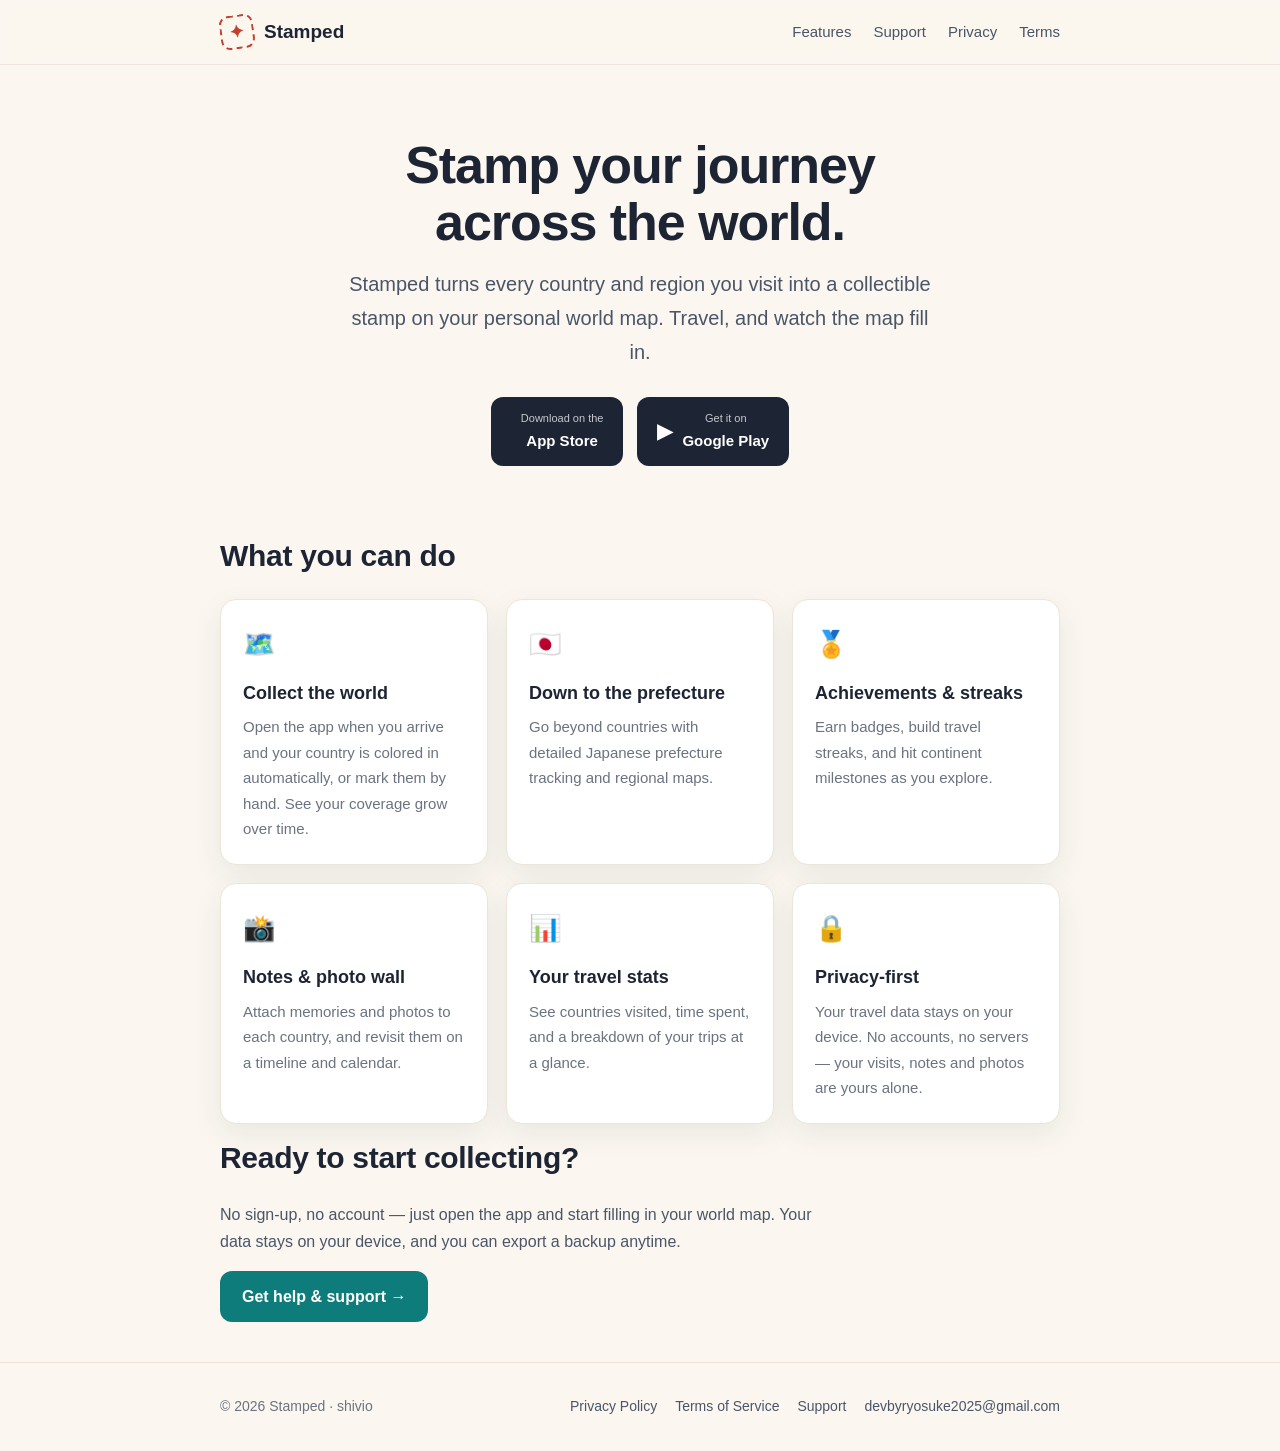
<file: index.html>
<!DOCTYPE html>
<html lang="en">
<head>
  <meta charset="UTF-8" />
  <meta name="viewport" content="width=device-width, initial-scale=1.0" />
  <title>Stamped — Stamp your journey across the world</title>
  <meta name="description" content="Stamped is a travel tracker that turns the countries and regions you visit into a collectible world map. Track countries, Japanese prefectures, streaks and achievements — privacy-first." />
  <link rel="stylesheet" href="styles.css" />
</head>
<body>
  <header class="site-header">
    <div class="wrap">
      <a class="brand" href="index.html"><span class="mark">✦</span> Stamped</a>
      <nav class="nav">
        <a href="index.html#features">Features</a>
        <a href="support.html">Support</a>
        <a href="privacy.html">Privacy</a>
        <a href="terms.html">Terms</a>
      </nav>
    </div>
  </header>

  <main>
    <section class="hero">
      <div class="wrap">
        <h1>Stamp your journey<br />across the world.</h1>
        <p class="lead">
          Stamped turns every country and region you visit into a collectible
          stamp on your personal world map. Travel, and watch the map fill in.
        </p>
        <div class="badges">
          <a class="badge" href="#" aria-label="Download on the App Store">
            <span style="font-size:22px"></span>
            <span><small>Download on the</small>App Store</span>
          </a>
          <a class="badge" href="#" aria-label="Get it on Google Play">
            <span style="font-size:20px">▶</span>
            <span><small>Get it on</small>Google Play</span>
          </a>
        </div>
      </div>
    </section>

    <section id="features" class="wrap">
      <h2>What you can do</h2>
      <div class="features">
        <div class="feature">
          <div class="ico">🗺️</div>
          <h3>Collect the world</h3>
          <p>Open the app when you arrive and your country is colored in automatically, or mark them by hand. See your coverage grow over time.</p>
        </div>
        <div class="feature">
          <div class="ico">🇯🇵</div>
          <h3>Down to the prefecture</h3>
          <p>Go beyond countries with detailed Japanese prefecture tracking and regional maps.</p>
        </div>
        <div class="feature">
          <div class="ico">🏅</div>
          <h3>Achievements &amp; streaks</h3>
          <p>Earn badges, build travel streaks, and hit continent milestones as you explore.</p>
        </div>
        <div class="feature">
          <div class="ico">📸</div>
          <h3>Notes &amp; photo wall</h3>
          <p>Attach memories and photos to each country, and revisit them on a timeline and calendar.</p>
        </div>
        <div class="feature">
          <div class="ico">📊</div>
          <h3>Your travel stats</h3>
          <p>See countries visited, time spent, and a breakdown of your trips at a glance.</p>
        </div>
        <div class="feature">
          <div class="ico">🔒</div>
          <h3>Privacy-first</h3>
          <p>Your travel data stays on your device. No accounts, no servers — your visits, notes and photos are yours alone.</p>
        </div>
      </div>
    </section>

    <section class="wrap">
      <h2>Ready to start collecting?</h2>
      <p style="color:var(--ink-soft);max-width:600px;">
        No sign-up, no account — just open the app and start filling in your world map.
        Your data stays on your device, and you can export a backup anytime.
      </p>
      <p><a class="btn" href="support.html">Get help &amp; support →</a></p>
    </section>
  </main>

  <footer class="site-footer">
    <div class="wrap">
      <div>© 2026 Stamped · shivio</div>
      <div class="links">
        <a href="privacy.html">Privacy Policy</a>
        <a href="terms.html">Terms of Service</a>
        <a href="support.html">Support</a>
        <a href="mailto:devbyryosuke2025@gmail.com">devbyryosuke2025@gmail.com</a>
      </div>
    </div>
  </footer>
</body>
</html>
</file>
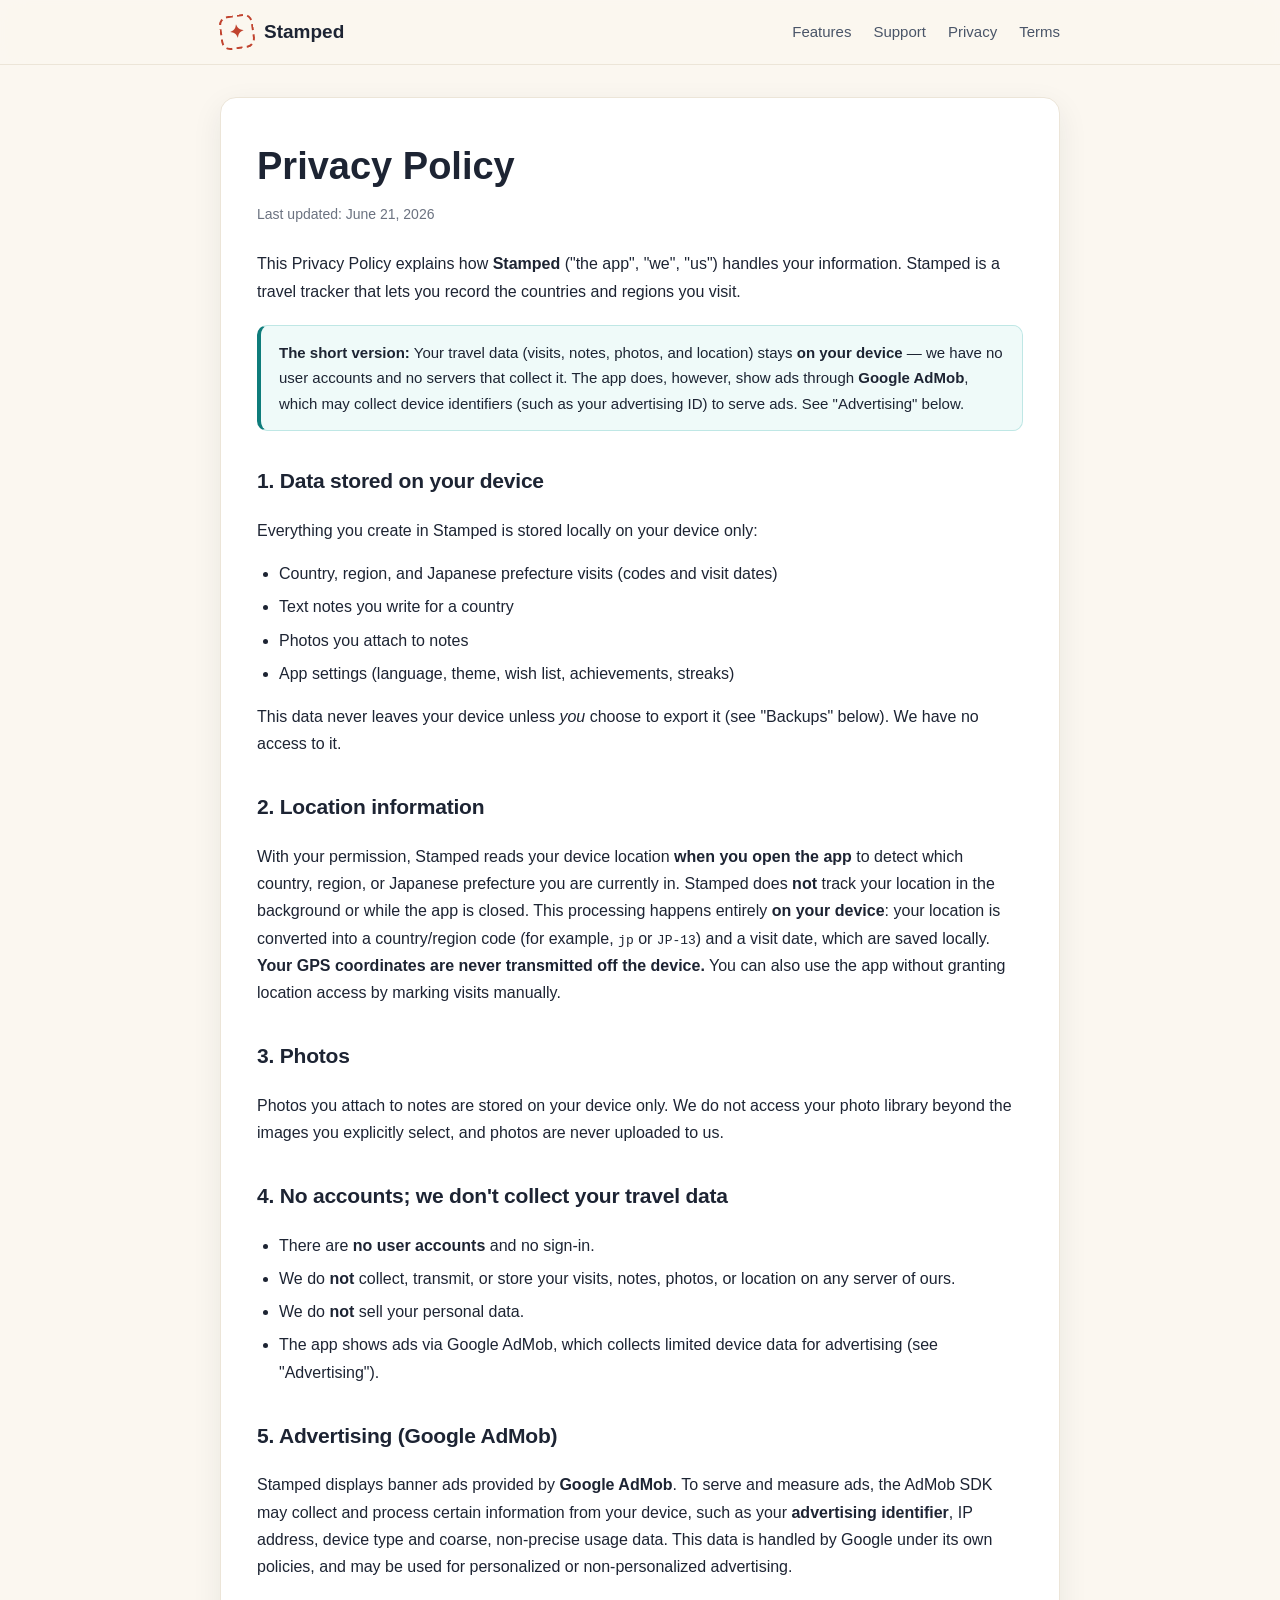
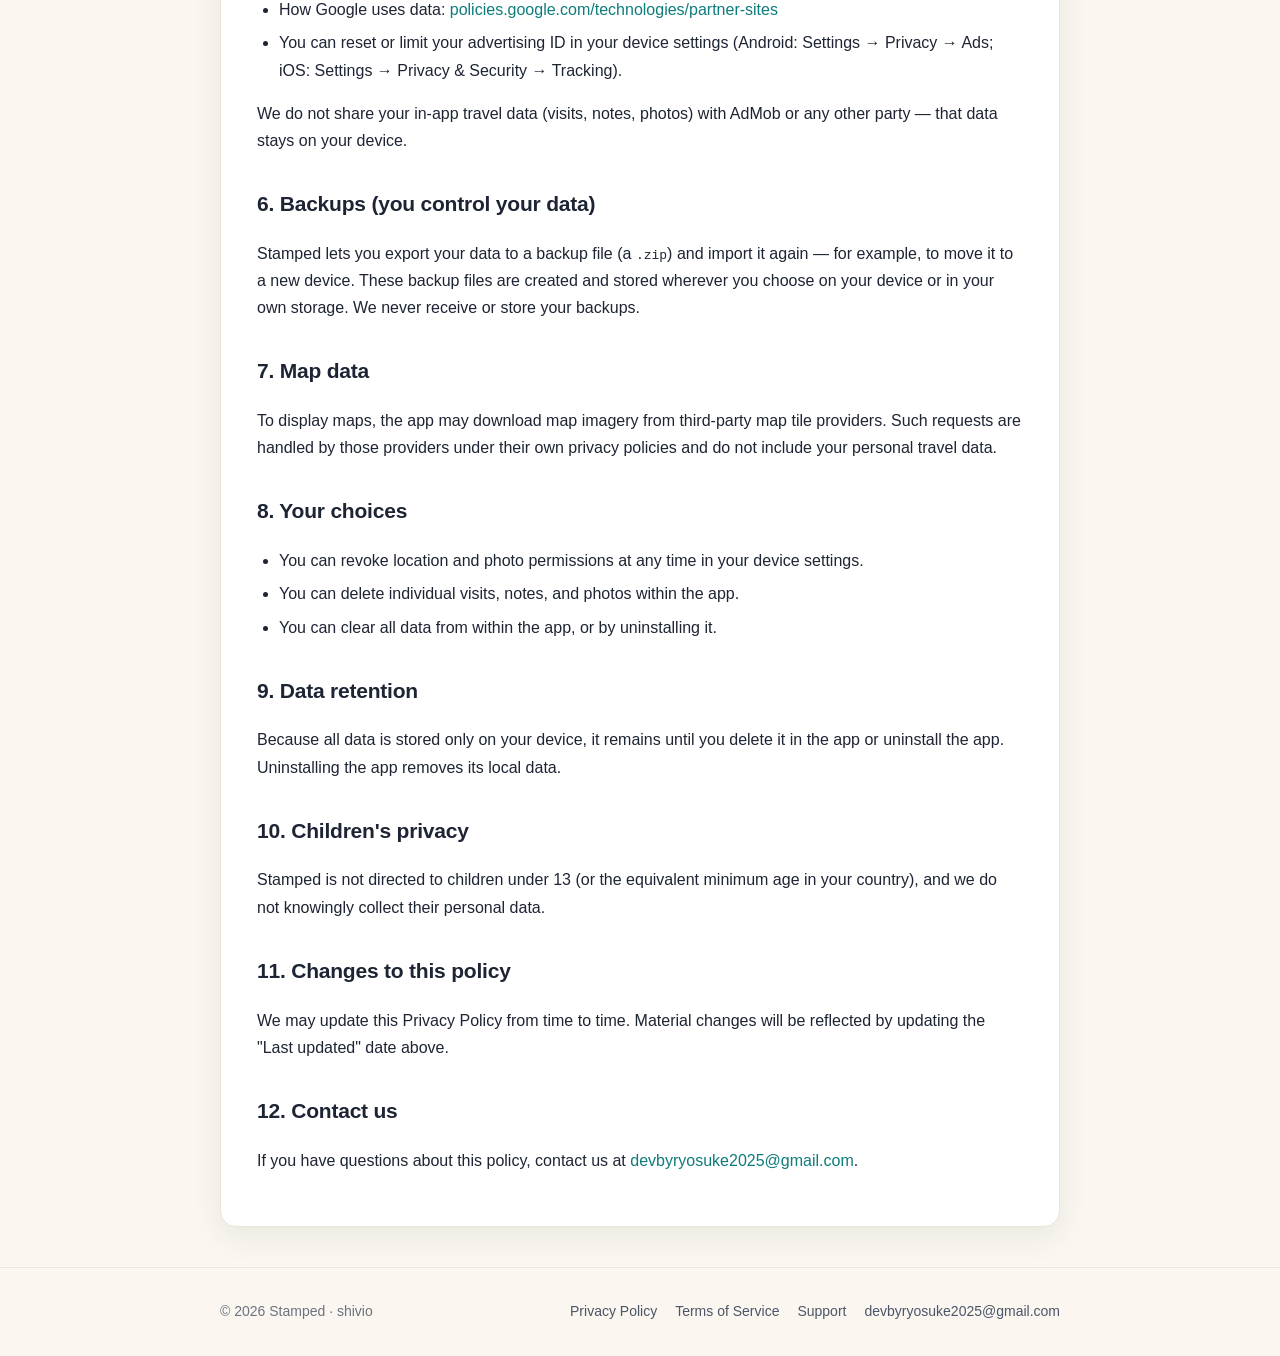
<file: privacy.html>
<!DOCTYPE html>
<html lang="en">
<head>
  <meta charset="UTF-8" />
  <meta name="viewport" content="width=device-width, initial-scale=1.0" />
  <title>Privacy Policy — Stamped</title>
  <meta name="description" content="Stamped keeps your travel data on your device. No accounts or servers; shows ads via Google AdMob." />
  <link rel="stylesheet" href="styles.css" />
</head>
<body>
  <header class="site-header">
    <div class="wrap">
      <a class="brand" href="index.html"><span class="mark">✦</span> Stamped</a>
      <nav class="nav">
        <a href="index.html#features">Features</a>
        <a href="support.html">Support</a>
        <a href="privacy.html">Privacy</a>
        <a href="terms.html">Terms</a>
      </nav>
    </div>
  </header>

  <main class="wrap">
    <article class="doc">
      <h1>Privacy Policy</h1>
      <div class="updated">Last updated: June 21, 2026</div>

      <p>
        This Privacy Policy explains how <strong>Stamped</strong> ("the app", "we",
        "us") handles your information. Stamped is a travel tracker that lets you
        record the countries and regions you visit.
      </p>

      <div class="callout">
        <strong>The short version:</strong> Your travel data (visits, notes, photos,
        and location) stays <strong>on your device</strong> — we have no user accounts
        and no servers that collect it. The app does, however, show ads through
        <strong>Google AdMob</strong>, which may collect device identifiers (such as
        your advertising ID) to serve ads. See "Advertising" below.
      </div>

      <h2>1. Data stored on your device</h2>
      <p>
        Everything you create in Stamped is stored locally on your device only:
      </p>
      <ul>
        <li>Country, region, and Japanese prefecture visits (codes and visit dates)</li>
        <li>Text notes you write for a country</li>
        <li>Photos you attach to notes</li>
        <li>App settings (language, theme, wish list, achievements, streaks)</li>
      </ul>
      <p>
        This data never leaves your device unless <em>you</em> choose to export it
        (see "Backups" below). We have no access to it.
      </p>

      <h2>2. Location information</h2>
      <p>
        With your permission, Stamped reads your device location
        <strong>when you open the app</strong> to detect which country, region, or
        Japanese prefecture you are currently in. Stamped does <strong>not</strong>
        track your location in the background or while the app is closed. This
        processing happens entirely <strong>on your device</strong>: your location is
        converted into a country/region code (for example, <code>jp</code> or
        <code>JP-13</code>) and a visit date, which are saved locally.
        <strong>Your GPS coordinates are never transmitted off the device.</strong>
        You can also use the app without granting location access by marking visits
        manually.
      </p>

      <h2>3. Photos</h2>
      <p>
        Photos you attach to notes are stored on your device only. We do not access
        your photo library beyond the images you explicitly select, and photos are
        never uploaded to us.
      </p>

      <h2>4. No accounts; we don't collect your travel data</h2>
      <ul>
        <li>There are <strong>no user accounts</strong> and no sign-in.</li>
        <li>We do <strong>not</strong> collect, transmit, or store your visits, notes, photos, or location on any server of ours.</li>
        <li>We do <strong>not</strong> sell your personal data.</li>
        <li>The app shows ads via Google AdMob, which collects limited device data for advertising (see "Advertising").</li>
      </ul>

      <h2>5. Advertising (Google AdMob)</h2>
      <p>
        Stamped displays banner ads provided by <strong>Google AdMob</strong>. To serve
        and measure ads, the AdMob SDK may collect and process certain information from
        your device, such as your <strong>advertising identifier</strong>, IP address,
        device type and coarse, non-precise usage data. This data is handled by Google
        under its own policies, and may be used for personalized or non-personalized
        advertising.
      </p>
      <ul>
        <li>How Google uses data:
          <a href="https://policies.google.com/technologies/partner-sites" target="_blank" rel="noopener">policies.google.com/technologies/partner-sites</a></li>
        <li>You can reset or limit your advertising ID in your device settings
          (Android: Settings → Privacy → Ads; iOS: Settings → Privacy &amp; Security → Tracking).</li>
      </ul>
      <p>
        We do not share your in-app travel data (visits, notes, photos) with AdMob or
        any other party — that data stays on your device.
      </p>

      <h2>6. Backups (you control your data)</h2>
      <p>
        Stamped lets you export your data to a backup file (a <code>.zip</code>) and
        import it again — for example, to move it to a new device. These backup files
        are created and stored wherever you choose on your device or in your own
        storage. We never receive or store your backups.
      </p>

      <h2>7. Map data</h2>
      <p>
        To display maps, the app may download map imagery from third-party map tile
        providers. Such requests are handled by those providers under their own
        privacy policies and do not include your personal travel data.
      </p>

      <h2>8. Your choices</h2>
      <ul>
        <li>You can revoke location and photo permissions at any time in your device settings.</li>
        <li>You can delete individual visits, notes, and photos within the app.</li>
        <li>You can clear all data from within the app, or by uninstalling it.</li>
      </ul>

      <h2>9. Data retention</h2>
      <p>
        Because all data is stored only on your device, it remains until you delete it
        in the app or uninstall the app. Uninstalling the app removes its local data.
      </p>

      <h2>10. Children's privacy</h2>
      <p>
        Stamped is not directed to children under 13 (or the equivalent minimum age
        in your country), and we do not knowingly collect their personal data.
      </p>

      <h2>11. Changes to this policy</h2>
      <p>
        We may update this Privacy Policy from time to time. Material changes will be
        reflected by updating the "Last updated" date above.
      </p>

      <h2>12. Contact us</h2>
      <p>
        If you have questions about this policy, contact us at
        <a href="mailto:devbyryosuke2025@gmail.com">devbyryosuke2025@gmail.com</a>.
      </p>
    </article>
  </main>

  <footer class="site-footer">
    <div class="wrap">
      <div>© 2026 Stamped · shivio</div>
      <div class="links">
        <a href="privacy.html">Privacy Policy</a>
        <a href="terms.html">Terms of Service</a>
        <a href="support.html">Support</a>
        <a href="mailto:devbyryosuke2025@gmail.com">devbyryosuke2025@gmail.com</a>
      </div>
    </div>
  </footer>
</body>
</html>
</file>
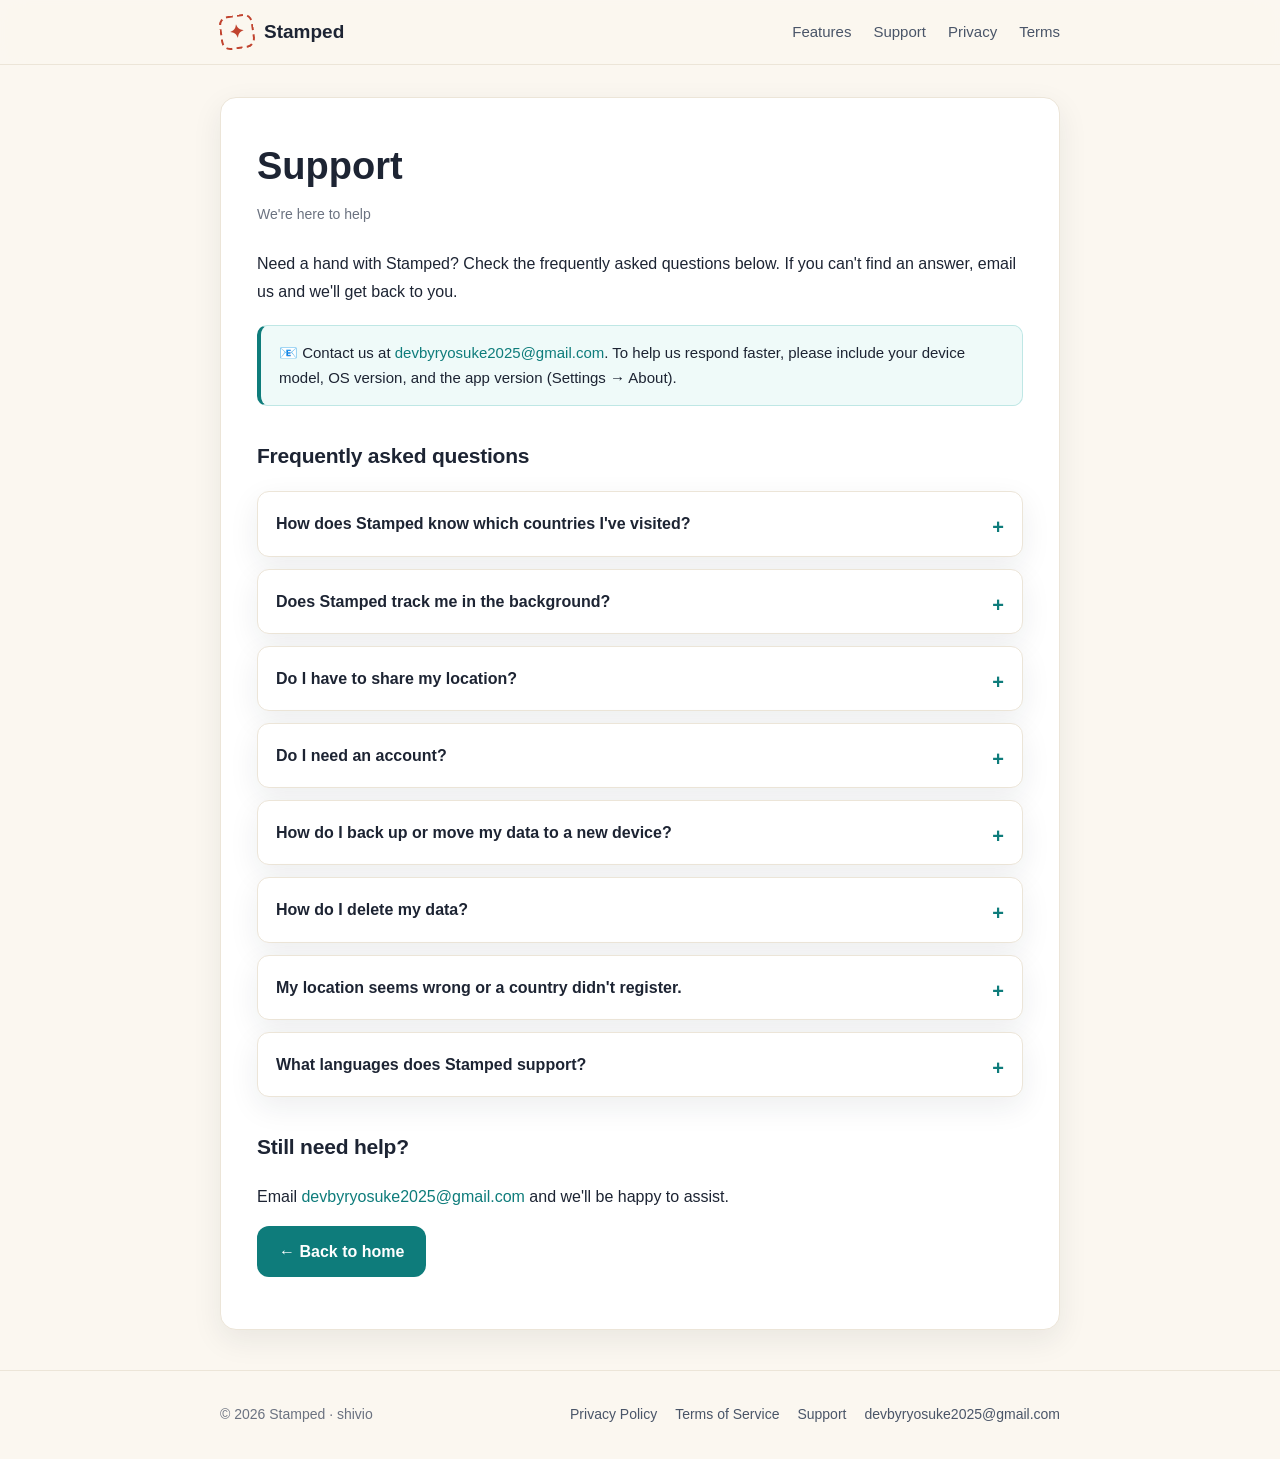
<file: support.html>
<!DOCTYPE html>
<html lang="en">
<head>
  <meta charset="UTF-8" />
  <meta name="viewport" content="width=device-width, initial-scale=1.0" />
  <title>Support — Stamped</title>
  <meta name="description" content="Get help with Stamped — FAQ and contact." />
  <link rel="stylesheet" href="styles.css" />
</head>
<body>
  <header class="site-header">
    <div class="wrap">
      <a class="brand" href="index.html"><span class="mark">✦</span> Stamped</a>
      <nav class="nav">
        <a href="index.html#features">Features</a>
        <a href="support.html">Support</a>
        <a href="privacy.html">Privacy</a>
        <a href="terms.html">Terms</a>
      </nav>
    </div>
  </header>

  <main class="wrap">
    <article class="doc">
      <h1>Support</h1>
      <div class="updated">We're here to help</div>

      <p>
        Need a hand with Stamped? Check the frequently asked questions below. If you
        can't find an answer, email us and we'll get back to you.
      </p>

      <div class="callout">
        📧 Contact us at
        <a href="mailto:devbyryosuke2025@gmail.com?subject=Stamped%20Support">devbyryosuke2025@gmail.com</a>.
        To help us respond faster, please include your device model, OS version, and
        the app version (Settings → About).
      </div>

      <h2>Frequently asked questions</h2>
      <div class="faq">
        <details>
          <summary>How does Stamped know which countries I've visited?</summary>
          <p>
            When you open the app, Stamped reads your current device location and
            matches it to a country or region on your device. The matching happens
            locally — only the resulting country/region is recorded. You can also add
            or remove visits manually at any time.
          </p>
        </details>

        <details>
          <summary>Does Stamped track me in the background?</summary>
          <p>
            No. Stamped only checks your location while you have the app open. It does
            not track your location in the background or while the app is closed, so
            remember to open the app when you arrive somewhere new.
          </p>
        </details>

        <details>
          <summary>Do I have to share my location?</summary>
          <p>
            No. Location access is optional. Without it, automatic detection is turned
            off, but you can still mark every country and region by hand.
          </p>
        </details>

        <details>
          <summary>Do I need an account?</summary>
          <p>
            No. Stamped has no accounts and no sign-in. It works fully offline, and all
            your data is stored on your device only.
          </p>
        </details>

        <details>
          <summary>How do I back up or move my data to a new device?</summary>
          <p>
            Open Settings and use the backup export to save a ZIP file of your data,
            which you can keep anywhere you like. On a new device, use the import option
            to restore from that file. Your backups stay with you — they are never
            uploaded to us.
          </p>
        </details>

        <details>
          <summary>How do I delete my data?</summary>
          <p>
            You can delete individual visits, notes, and photos in the app, clear all
            data from Settings, or simply uninstall the app. Since everything is stored
            on your device, that removes it completely — there is nothing stored on our
            side to delete.
          </p>
        </details>

        <details>
          <summary>My location seems wrong or a country didn't register.</summary>
          <p>
            Location estimates can occasionally be off near borders or with weak GPS.
            You can correct any entry manually. Make sure location permission is
            granted and that you open the app while you're at the new location.
          </p>
        </details>

        <details>
          <summary>What languages does Stamped support?</summary>
          <p>
            Stamped is available in many languages and follows your device language
            automatically.
          </p>
        </details>
      </div>

      <h2>Still need help?</h2>
      <p>
        Email <a href="mailto:devbyryosuke2025@gmail.com?subject=Stamped%20Support">devbyryosuke2025@gmail.com</a>
        and we'll be happy to assist.
      </p>
      <p><a class="btn" href="index.html">← Back to home</a></p>
    </article>
  </main>

  <footer class="site-footer">
    <div class="wrap">
      <div>© 2026 Stamped · shivio</div>
      <div class="links">
        <a href="privacy.html">Privacy Policy</a>
        <a href="terms.html">Terms of Service</a>
        <a href="support.html">Support</a>
        <a href="mailto:devbyryosuke2025@gmail.com">devbyryosuke2025@gmail.com</a>
      </div>
    </div>
  </footer>
</body>
</html>
</file>
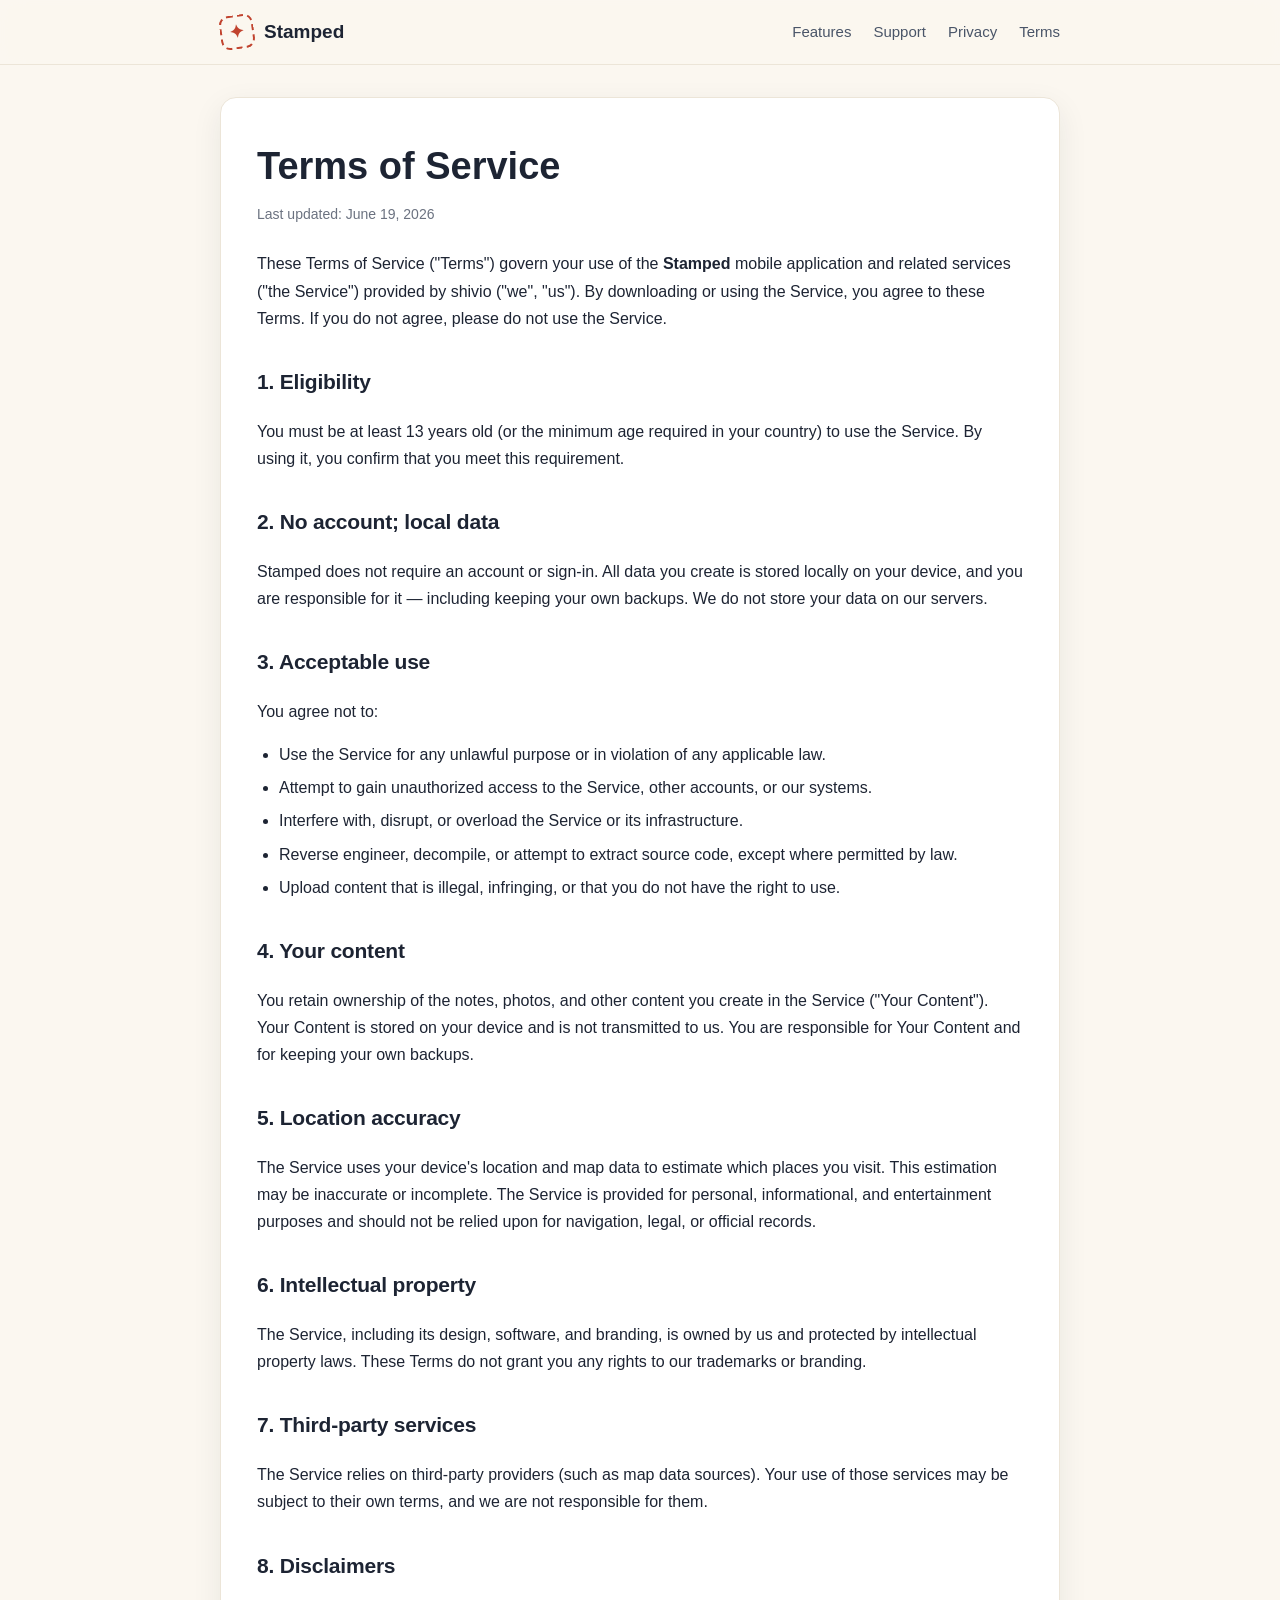
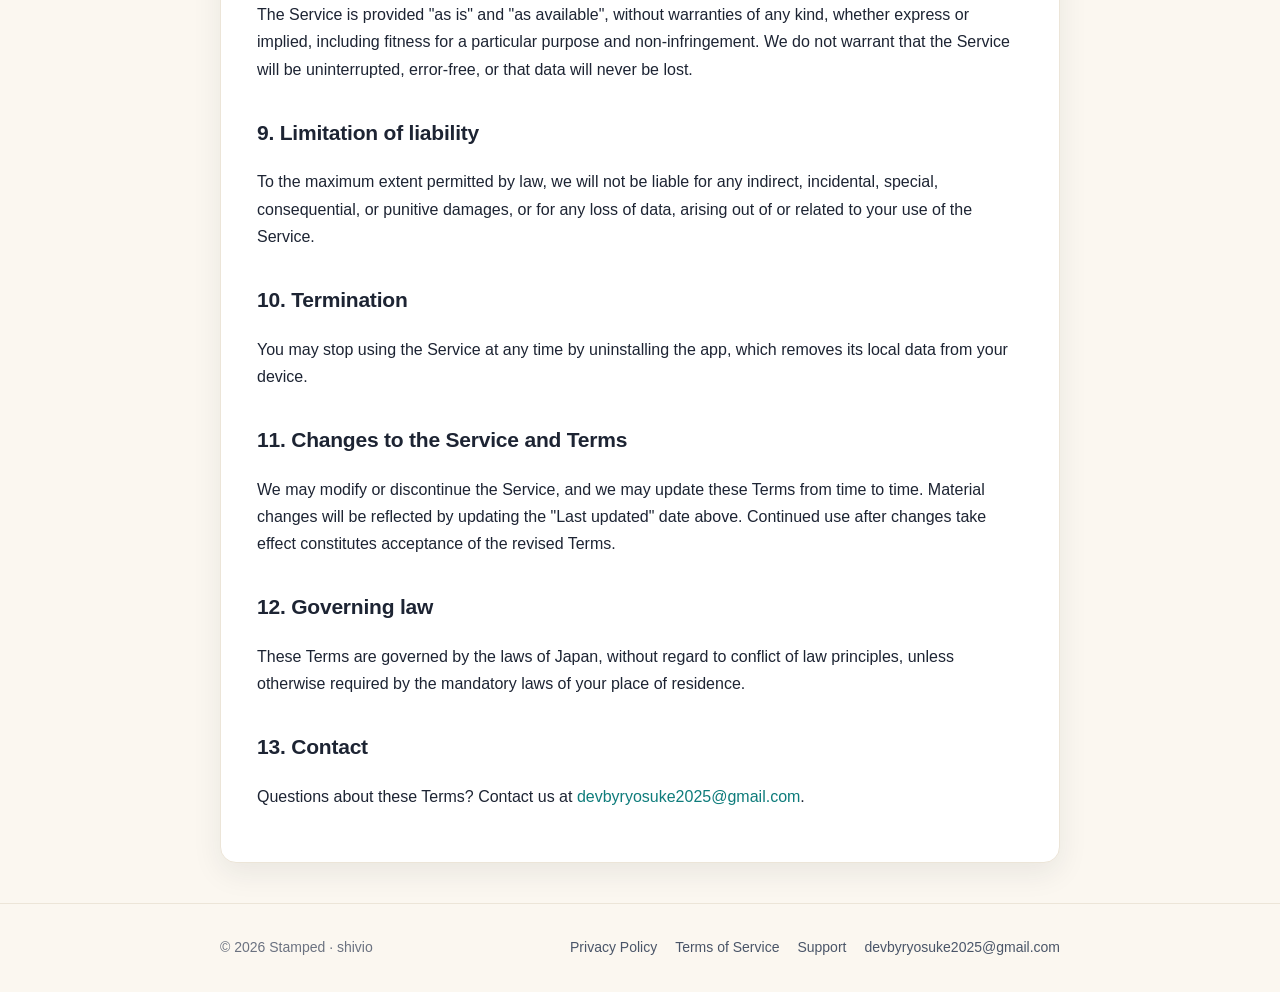
<file: terms.html>
<!DOCTYPE html>
<html lang="en">
<head>
  <meta charset="UTF-8" />
  <meta name="viewport" content="width=device-width, initial-scale=1.0" />
  <title>Terms of Service — Stamped</title>
  <meta name="description" content="The terms that govern your use of the Stamped app." />
  <link rel="stylesheet" href="styles.css" />
</head>
<body>
  <header class="site-header">
    <div class="wrap">
      <a class="brand" href="index.html"><span class="mark">✦</span> Stamped</a>
      <nav class="nav">
        <a href="index.html#features">Features</a>
        <a href="support.html">Support</a>
        <a href="privacy.html">Privacy</a>
        <a href="terms.html">Terms</a>
      </nav>
    </div>
  </header>

  <main class="wrap">
    <article class="doc">
      <h1>Terms of Service</h1>
      <div class="updated">Last updated: June 19, 2026</div>

      <p>
        These Terms of Service ("Terms") govern your use of the <strong>Stamped</strong>
        mobile application and related services ("the Service") provided by shivio
        ("we", "us"). By downloading or using the Service, you agree to these Terms.
        If you do not agree, please do not use the Service.
      </p>

      <h2>1. Eligibility</h2>
      <p>
        You must be at least 13 years old (or the minimum age required in your
        country) to use the Service. By using it, you confirm that you meet this
        requirement.
      </p>

      <h2>2. No account; local data</h2>
      <p>
        Stamped does not require an account or sign-in. All data you create is stored
        locally on your device, and you are responsible for it — including keeping your
        own backups. We do not store your data on our servers.
      </p>

      <h2>3. Acceptable use</h2>
      <p>You agree not to:</p>
      <ul>
        <li>Use the Service for any unlawful purpose or in violation of any applicable law.</li>
        <li>Attempt to gain unauthorized access to the Service, other accounts, or our systems.</li>
        <li>Interfere with, disrupt, or overload the Service or its infrastructure.</li>
        <li>Reverse engineer, decompile, or attempt to extract source code, except where permitted by law.</li>
        <li>Upload content that is illegal, infringing, or that you do not have the right to use.</li>
      </ul>

      <h2>4. Your content</h2>
      <p>
        You retain ownership of the notes, photos, and other content you create in
        the Service ("Your Content"). Your Content is stored on your device and is not
        transmitted to us. You are responsible for Your Content and for keeping your
        own backups.
      </p>

      <h2>5. Location accuracy</h2>
      <p>
        The Service uses your device's location and map data to estimate which places
        you visit. This estimation may be inaccurate or incomplete. The Service is
        provided for personal, informational, and entertainment purposes and should
        not be relied upon for navigation, legal, or official records.
      </p>

      <h2>6. Intellectual property</h2>
      <p>
        The Service, including its design, software, and branding, is owned by us and
        protected by intellectual property laws. These Terms do not grant you any
        rights to our trademarks or branding.
      </p>

      <h2>7. Third-party services</h2>
      <p>
        The Service relies on third-party providers (such as map data sources). Your
        use of those services may be subject to their own terms, and we are not
        responsible for them.
      </p>

      <h2>8. Disclaimers</h2>
      <p>
        The Service is provided "as is" and "as available", without warranties of any
        kind, whether express or implied, including fitness for a particular purpose
        and non-infringement. We do not warrant that the Service will be
        uninterrupted, error-free, or that data will never be lost.
      </p>

      <h2>9. Limitation of liability</h2>
      <p>
        To the maximum extent permitted by law, we will not be liable for any
        indirect, incidental, special, consequential, or punitive damages, or for any
        loss of data, arising out of or related to your use of the Service.
      </p>

      <h2>10. Termination</h2>
      <p>
        You may stop using the Service at any time by uninstalling the app, which
        removes its local data from your device.
      </p>

      <h2>11. Changes to the Service and Terms</h2>
      <p>
        We may modify or discontinue the Service, and we may update these Terms from
        time to time. Material changes will be reflected by updating the "Last
        updated" date above. Continued use after changes take effect constitutes
        acceptance of the revised Terms.
      </p>

      <h2>12. Governing law</h2>
      <p>
        These Terms are governed by the laws of Japan, without regard to conflict of
        law principles, unless otherwise required by the mandatory laws of your place
        of residence.
      </p>

      <h2>13. Contact</h2>
      <p>
        Questions about these Terms? Contact us at
        <a href="mailto:devbyryosuke2025@gmail.com">devbyryosuke2025@gmail.com</a>.
      </p>
    </article>
  </main>

  <footer class="site-footer">
    <div class="wrap">
      <div>© 2026 Stamped · shivio</div>
      <div class="links">
        <a href="privacy.html">Privacy Policy</a>
        <a href="terms.html">Terms of Service</a>
        <a href="support.html">Support</a>
        <a href="mailto:devbyryosuke2025@gmail.com">devbyryosuke2025@gmail.com</a>
      </div>
    </div>
  </footer>
</body>
</html>
</file>
<file: styles.css>
/* Stamped — shared styles */
:root {
  --ink: #1d2433;
  --ink-soft: #4a5568;
  --muted: #6b7280;
  --bg: #fbf7f0;
  --card: #ffffff;
  --line: #ece5d8;
  --accent: #0e7c7b;
  --accent-dark: #0a5e5d;
  --stamp: #c1432e;
  --radius: 16px;
  --maxw: 880px;
  --shadow: 0 10px 30px rgba(29, 36, 51, 0.08);
}

* { box-sizing: border-box; }

html { scroll-behavior: smooth; }

body {
  margin: 0;
  font-family: -apple-system, BlinkMacSystemFont, "Segoe UI", Roboto,
    "Helvetica Neue", "Hiragino Kaku Gothic ProN", "Noto Sans JP", sans-serif;
  color: var(--ink);
  background: var(--bg);
  line-height: 1.7;
  -webkit-font-smoothing: antialiased;
}

a { color: var(--accent); text-decoration: none; }
a:hover { text-decoration: underline; }

.wrap { max-width: var(--maxw); margin: 0 auto; padding: 0 20px; }

/* Header */
.site-header {
  position: sticky;
  top: 0;
  z-index: 10;
  background: rgba(251, 247, 240, 0.85);
  backdrop-filter: saturate(180%) blur(12px);
  border-bottom: 1px solid var(--line);
}
.site-header .wrap {
  display: flex;
  align-items: center;
  justify-content: space-between;
  height: 64px;
}
.brand {
  display: flex;
  align-items: center;
  gap: 10px;
  font-weight: 800;
  font-size: 19px;
  color: var(--ink);
}
.brand:hover { text-decoration: none; }
.brand .mark {
  width: 34px; height: 34px;
  display: grid; place-items: center;
  border: 2px dashed var(--stamp);
  border-radius: 9px;
  color: var(--stamp);
  font-size: 18px;
  transform: rotate(-8deg);
}
.nav { display: flex; gap: 22px; font-size: 15px; }
.nav a { color: var(--ink-soft); }

/* Hero */
.hero {
  text-align: center;
  padding: 72px 0 56px;
}
.hero h1 {
  font-size: clamp(34px, 6vw, 52px);
  line-height: 1.1;
  margin: 0 0 16px;
  letter-spacing: -0.02em;
}
.hero p.lead {
  font-size: clamp(17px, 2.5vw, 20px);
  color: var(--ink-soft);
  max-width: 600px;
  margin: 0 auto 28px;
}
.badges { display: flex; gap: 14px; justify-content: center; flex-wrap: wrap; }
.badge {
  display: inline-flex;
  align-items: center;
  gap: 10px;
  background: var(--ink);
  color: #fff;
  padding: 12px 20px;
  border-radius: 12px;
  font-weight: 600;
  font-size: 15px;
}
.badge:hover { background: #000; text-decoration: none; }
.badge small { display: block; font-size: 11px; opacity: .75; font-weight: 500; }

/* Sections */
section { padding: 24px 0; }
h2 { font-size: clamp(24px, 4vw, 30px); margin: 8px 0 18px; letter-spacing: -0.01em; }

.features {
  display: grid;
  grid-template-columns: repeat(auto-fit, minmax(230px, 1fr));
  gap: 18px;
  margin: 12px 0 8px;
}
.feature {
  background: var(--card);
  border: 1px solid var(--line);
  border-radius: var(--radius);
  padding: 22px;
  box-shadow: var(--shadow);
}
.feature .ico { font-size: 26px; }
.feature h3 { margin: 12px 0 6px; font-size: 18px; }
.feature p { margin: 0; color: var(--muted); font-size: 15px; }

/* Legal / content pages */
.doc { background: var(--card); border: 1px solid var(--line);
  border-radius: var(--radius); padding: 36px; margin: 32px 0;
  box-shadow: var(--shadow); }
.doc h1 { font-size: clamp(28px, 5vw, 38px); margin: 0 0 4px; }
.doc .updated { color: var(--muted); font-size: 14px; margin-bottom: 24px; }
.doc h2 { font-size: 21px; margin-top: 32px; }
.doc h3 { font-size: 17px; margin-top: 22px; }
.doc ul { padding-left: 22px; }
.doc li { margin: 6px 0; }
.doc table { width: 100%; border-collapse: collapse; margin: 16px 0; font-size: 15px; }
.doc th, .doc td { text-align: left; padding: 10px 12px; border: 1px solid var(--line); vertical-align: top; }
.doc th { background: #f6f1e8; }

.callout {
  background: #effaf9;
  border: 1px solid #bfe7e5;
  border-left: 4px solid var(--accent);
  border-radius: 10px;
  padding: 14px 18px;
  margin: 20px 0;
  font-size: 15px;
}

.btn {
  display: inline-block;
  background: var(--accent);
  color: #fff;
  padding: 12px 22px;
  border-radius: 12px;
  font-weight: 600;
}
.btn:hover { background: var(--accent-dark); text-decoration: none; }

/* FAQ */
.faq { margin: 8px 0; }
.faq details {
  background: var(--card);
  border: 1px solid var(--line);
  border-radius: 12px;
  padding: 4px 18px;
  margin: 12px 0;
  box-shadow: var(--shadow);
}
.faq summary {
  cursor: pointer;
  font-weight: 600;
  padding: 14px 0;
  list-style: none;
}
.faq summary::-webkit-details-marker { display: none; }
.faq summary::after { content: "+"; float: right; color: var(--accent); font-size: 20px; }
.faq details[open] summary::after { content: "–"; }
.faq details > p { margin: 0 0 16px; color: var(--ink-soft); }

/* Footer */
.site-footer {
  border-top: 1px solid var(--line);
  margin-top: 40px;
  padding: 32px 0;
  color: var(--muted);
  font-size: 14px;
}
.site-footer .wrap {
  display: flex;
  justify-content: space-between;
  align-items: center;
  flex-wrap: wrap;
  gap: 12px;
}
.site-footer .links { display: flex; gap: 18px; flex-wrap: wrap; }
.site-footer a { color: var(--ink-soft); }

@media (max-width: 560px) {
  .nav { gap: 14px; font-size: 14px; }
  .doc { padding: 24px; }
}
</file>
